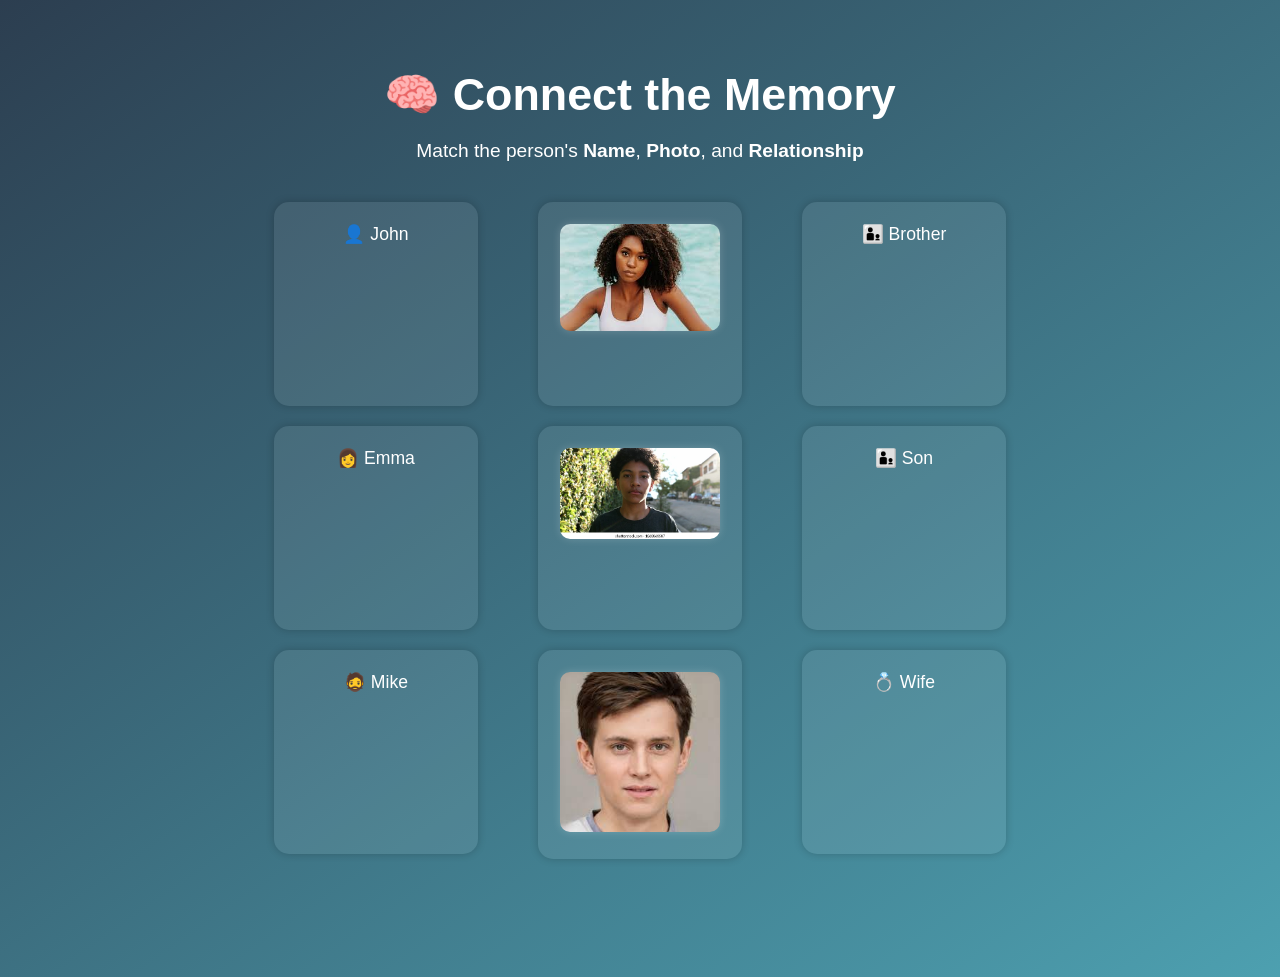
<file: connectdots/index.html>
<!DOCTYPE html>
<html lang="en">
<head>
  <meta charset="UTF-8">
  <title>Connect Memory – ViraHealth</title>
  <link rel="stylesheet" href="style.css">
</head>
<body>
  <h1>🧠 Connect the Memory</h1>
  <p class="subtitle">Match the person's <strong>Name</strong>, <strong>Photo</strong>, and <strong>Relationship</strong></p>

  <div class="game-container">
    <div class="column" id="names">
      <div class="card" data-id="john" data-type="name">👤 John</div>
      <div class="card" data-id="emma" data-type="name">👩 Emma</div>
      <div class="card" data-id="mike" data-type="name">🧔 Mike</div>
    </div>

    <div class="column" id="photos">
      <div class="card" data-id="emma" data-type="photo"><img src="emma.jpg" alt="Emma" /></div>
      <div class="card" data-id="john" data-type="photo"><img src="john.jpg" alt="John" /></div>
      <div class="card" data-id="mike" data-type="photo"><img src="mike.jpg" alt="Mike" /></div>
    </div>

    <div class="column" id="relationships">
      <div class="card" data-id="mike" data-type="relation">👨‍👦 Brother</div>
      <div class="card" data-id="john" data-type="relation">👨‍👦 Son</div>
      <div class="card" data-id="emma" data-type="relation">💍 Wife</div>
    </div>
  </div>

  <div id="result" class="result"></div>

  <script src="script.js"></script>
</body>
</html>
</file>
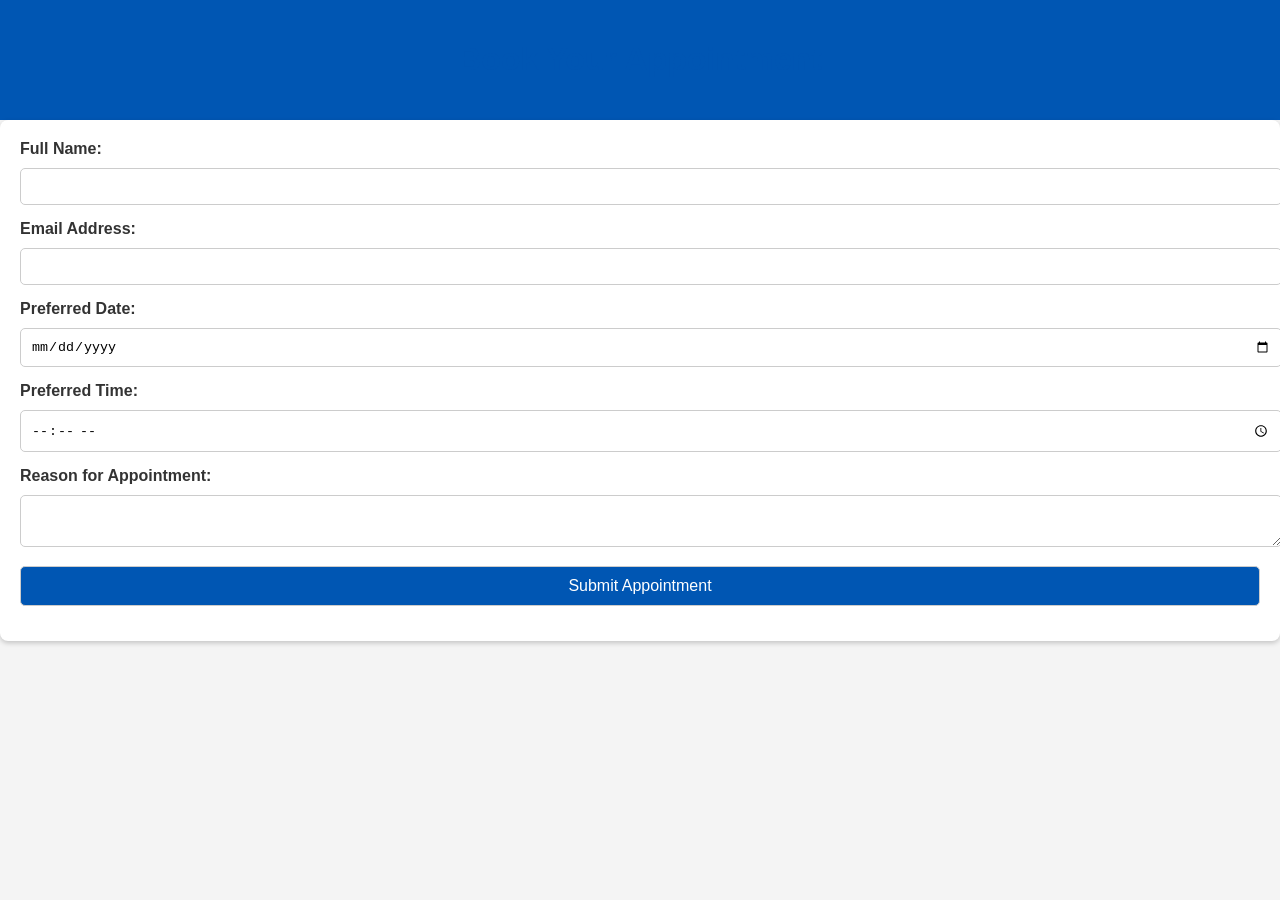
<file: appointment.html>
<!DOCTYPE html>
<html lang="en">
<head>
    <meta charset="UTF-8">
    <meta name="viewport" content="width=device-width, initial-scale=1.0">
    <title>Book Appointment - ViraHealth</title>
    <link rel="stylesheet" href="styles1.css">
</head>
<body>
    <header class="header">
        <h1>Book Your Appointment</h1>
    </header>
    <section class="appointment-form">
        <form action="/submit-appointment" method="POST">
            <label for="name">Full Name:</label>
            <input type="text" id="name" name="name" required>
            
            <label for="email">Email Address:</label>
            <input type="email" id="email" name="email" required>
            
            <label for="date">Preferred Date:</label>
            <input type="date" id="date" name="date" required>
            
            <label for="time">Preferred Time:</label>
            <input type="time" id="time" name="time" required>
            
            <label for="reason">Reason for Appointment:</label>
            <textarea id="reason" name="reason" required></textarea>
            
            <button type="submit" class="btn">Submit Appointment</button>
        </form>
    </section>
</body>
</html>
</file>
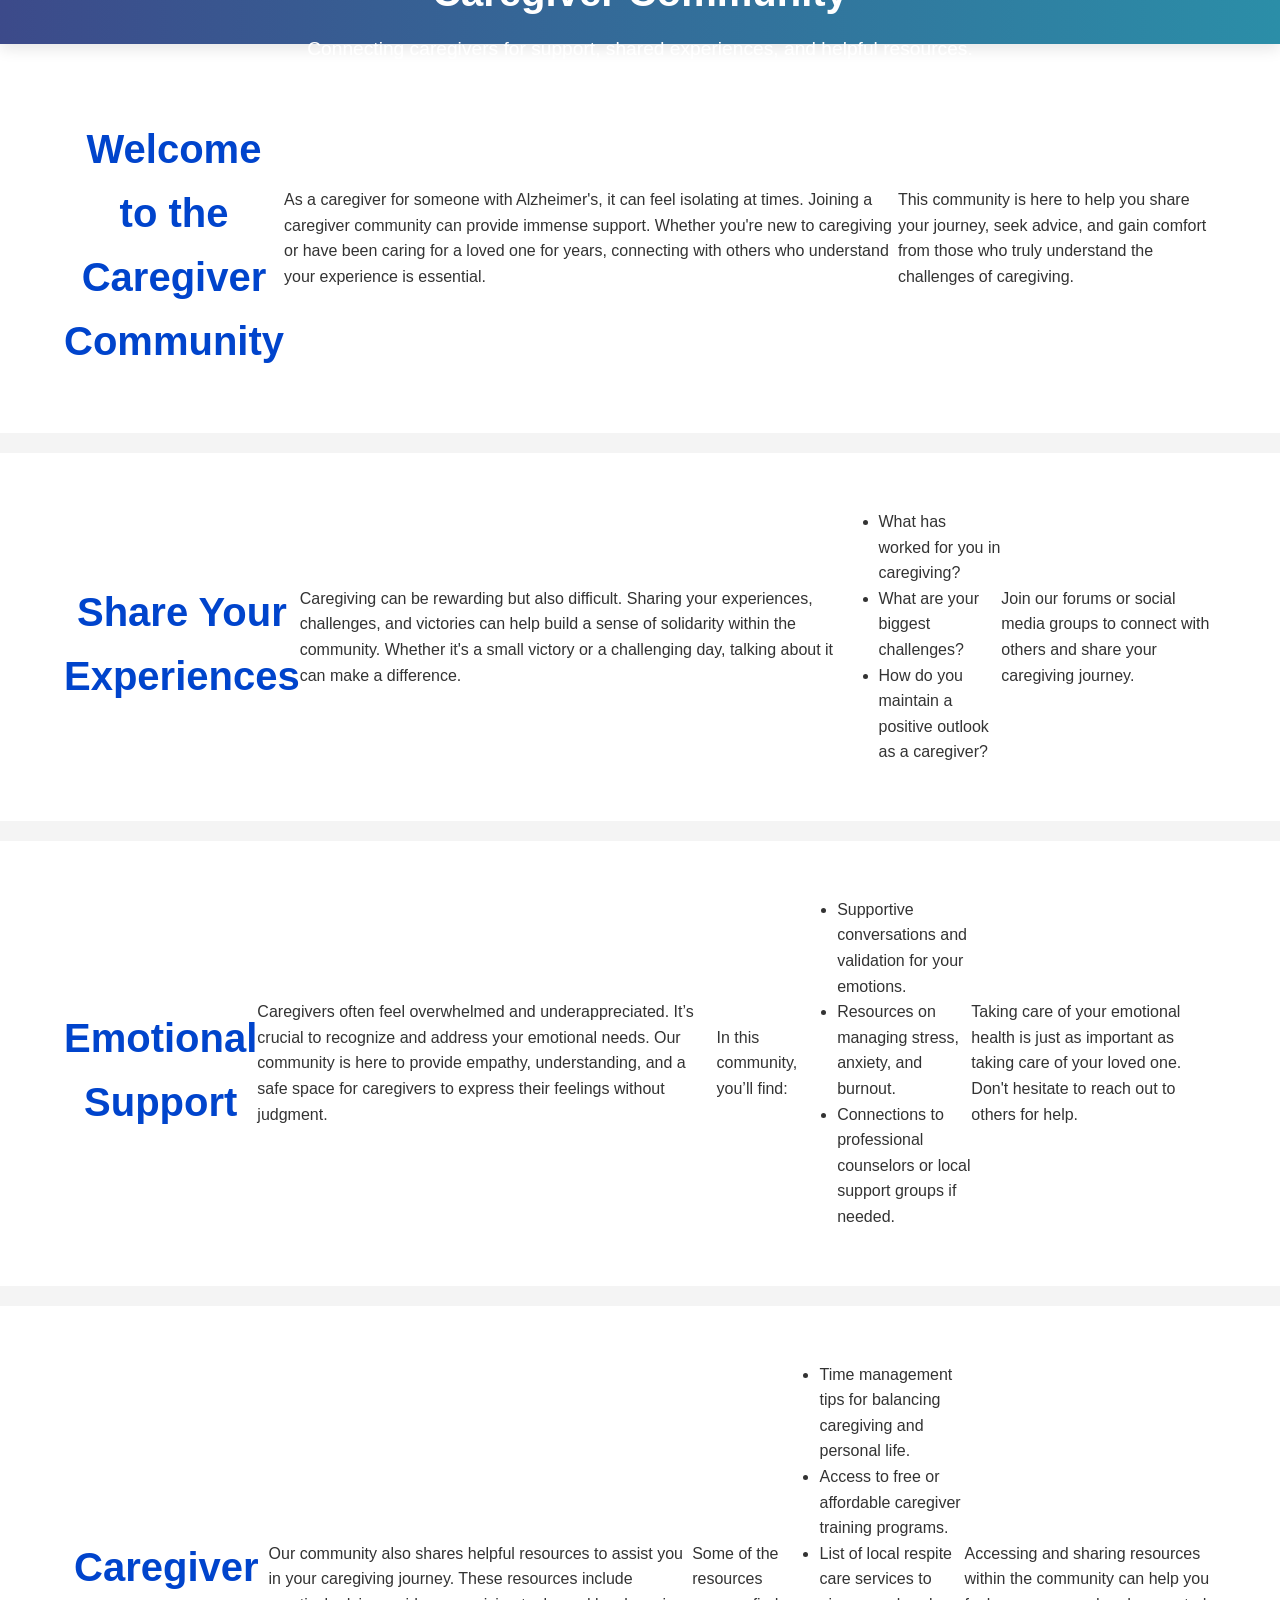
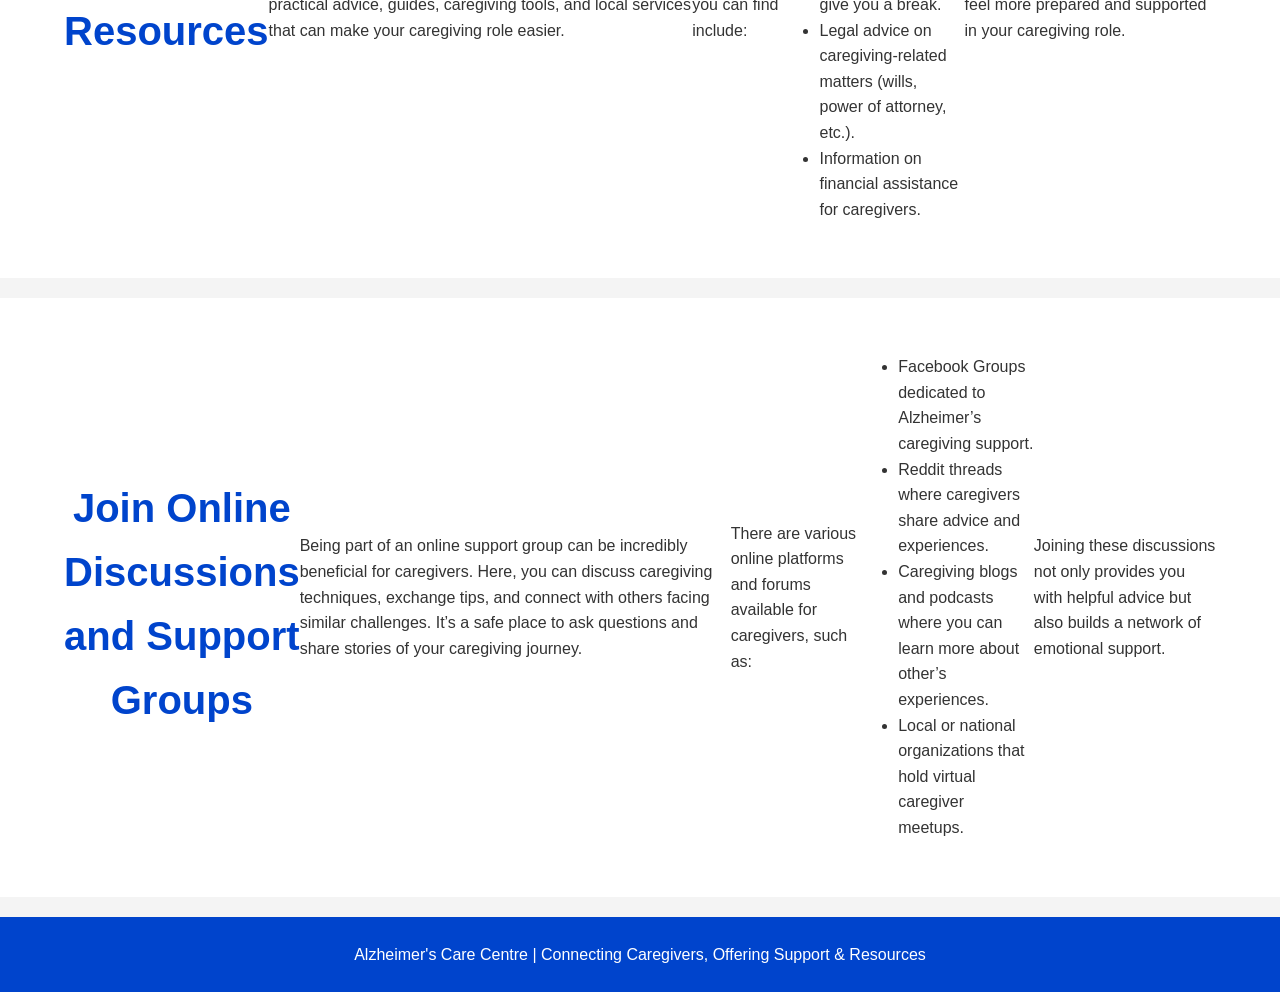
<file: caregiver-community.html>
<!DOCTYPE html>
<html lang="en">
<head>
    <meta charset="UTF-8">
    <meta name="viewport" content="width=device-width, initial-scale=1.0">
    <title>Caregiver Community - Alzheimer's Care Centre</title>
    <link rel="stylesheet" href="styles.css">
    <style>
        body {
            margin: 0;
            font-family: 'Arial', sans-serif;
            line-height: 1.6;
            color: #333;
            background-color: #f4f4f4;
        }

        /* Header */
.header {
    background-color: #0044cc;
    color: white;
    padding: 20px 0;
    text-align: center;
    display: flex;
    flex-direction: column;
    align-items: center; /* Ensures centering in case of additional elements */
    justify-content: center;
}

.header h1 {
    font-size: 2.5rem;
    margin: 0;
}

.header p {
    font-size: 1.2rem;
    margin-top: 10px;
}


        .section {
            padding: 40px 0;
            background-color: #fff;
            margin-bottom: 20px;
        }

        .container {
            width: 90%;
            max-width: 1200px;
            margin: auto;
        }

        h2 {
            font-size: 2.5rem;
            margin-bottom: 20px;
            text-align: center;
            color: #0044cc;
        }

        .content-section {
            display: flex;
            flex-wrap: wrap;
            gap: 30px;
            justify-content: center;
        }

        .content-card {
            background-color: #ffffff;
            box-shadow: 0 4px 8px rgba(0, 0, 0, 0.1);
            border-radius: 10px;
            overflow: hidden;
            width: 45%;
            padding: 20px;
            text-align: center;
            transition: transform 0.3s;
        }

        .content-card:hover {
            transform: translateY(-10px);
        }

        .content-card img {
            width: 100%;
            height: 250px;
            object-fit: cover;
            border-radius: 8px;
        }

        .content-card h3 {
            font-size: 1.8rem;
            margin-top: 15px;
        }

        .content-card p {
            font-size: 1rem;
            margin-bottom: 20px;
        }

        .footer {
            text-align: center;
            padding: 20px;
            background-color: #0044cc;
            color: white;
        }
    </style>
</head>
<body>
    <!-- Header Section -->
    <header class="header">
        <h1>Caregiver Community</h1>
        <p>Connecting caregivers for support, shared experiences, and helpful resources.</p>
    </header>

    <!-- Community Overview Section -->
    <section class="section">
        <div class="container">
            <h2>Welcome to the Caregiver Community</h2>
            <p>As a caregiver for someone with Alzheimer's, it can feel isolating at times. Joining a caregiver community can provide immense support. Whether you're new to caregiving or have been caring for a loved one for years, connecting with others who understand your experience is essential.</p>
            <p>This community is here to help you share your journey, seek advice, and gain comfort from those who truly understand the challenges of caregiving.</p>
        </div>
    </section>

    <!-- Share Experiences Section -->
    <section class="section">
        <div class="container">
            <h2>Share Your Experiences</h2>
            <p>Caregiving can be rewarding but also difficult. Sharing your experiences, challenges, and victories can help build a sense of solidarity within the community. Whether it's a small victory or a challenging day, talking about it can make a difference.</p>
            <ul>
                <li>What has worked for you in caregiving?</li>
                <li>What are your biggest challenges?</li>
                <li>How do you maintain a positive outlook as a caregiver?</li>
            </ul>
            <p>Join our forums or social media groups to connect with others and share your caregiving journey.</p>
        </div>
    </section>

    <!-- Emotional Support Section -->
    <section class="section">
        <div class="container">
            <h2>Emotional Support</h2>
            <p>Caregivers often feel overwhelmed and underappreciated. It’s crucial to recognize and address your emotional needs. Our community is here to provide empathy, understanding, and a safe space for caregivers to express their feelings without judgment.</p>
            <p>In this community, you’ll find:</p>
            <ul>
                <li>Supportive conversations and validation for your emotions.</li>
                <li>Resources on managing stress, anxiety, and burnout.</li>
                <li>Connections to professional counselors or local support groups if needed.</li>
            </ul>
            <p>Taking care of your emotional health is just as important as taking care of your loved one. Don't hesitate to reach out to others for help.</p>
        </div>
    </section>

    <!-- Caregiver Resources Section -->
    <section class="section">
        <div class="container">
            <h2>Caregiver Resources</h2>
            <p>Our community also shares helpful resources to assist you in your caregiving journey. These resources include practical advice, guides, caregiving tools, and local services that can make your caregiving role easier.</p>
            <p>Some of the resources you can find include:</p>
            <ul>
                <li>Time management tips for balancing caregiving and personal life.</li>
                <li>Access to free or affordable caregiver training programs.</li>
                <li>List of local respite care services to give you a break.</li>
                <li>Legal advice on caregiving-related matters (wills, power of attorney, etc.).</li>
                <li>Information on financial assistance for caregivers.</li>
            </ul>
            <p>Accessing and sharing resources within the community can help you feel more prepared and supported in your caregiving role.</p>
        </div>
    </section>

    <!-- Online Discussions and Support Groups Section -->
    <section class="section">
        <div class="container">
            <h2>Join Online Discussions and Support Groups</h2>
            <p>Being part of an online support group can be incredibly beneficial for caregivers. Here, you can discuss caregiving techniques, exchange tips, and connect with others facing similar challenges. It’s a safe place to ask questions and share stories of your caregiving journey.</p>
            <p>There are various online platforms and forums available for caregivers, such as:</p>
            <ul>
                <li>Facebook Groups dedicated to Alzheimer’s caregiving support.</li>
                <li>Reddit threads where caregivers share advice and experiences.</li>
                <li>Caregiving blogs and podcasts where you can learn more about other’s experiences.</li>
                <li>Local or national organizations that hold virtual caregiver meetups.</li>
            </ul>
            <p>Joining these discussions not only provides you with helpful advice but also builds a network of emotional support.</p>
        </div>
    </section>

    <!-- Footer Section -->
    <footer class="footer">
        <p>Alzheimer's Care Centre | Connecting Caregivers, Offering Support & Resources</p>
    </footer>

</body>
</html>
</file>
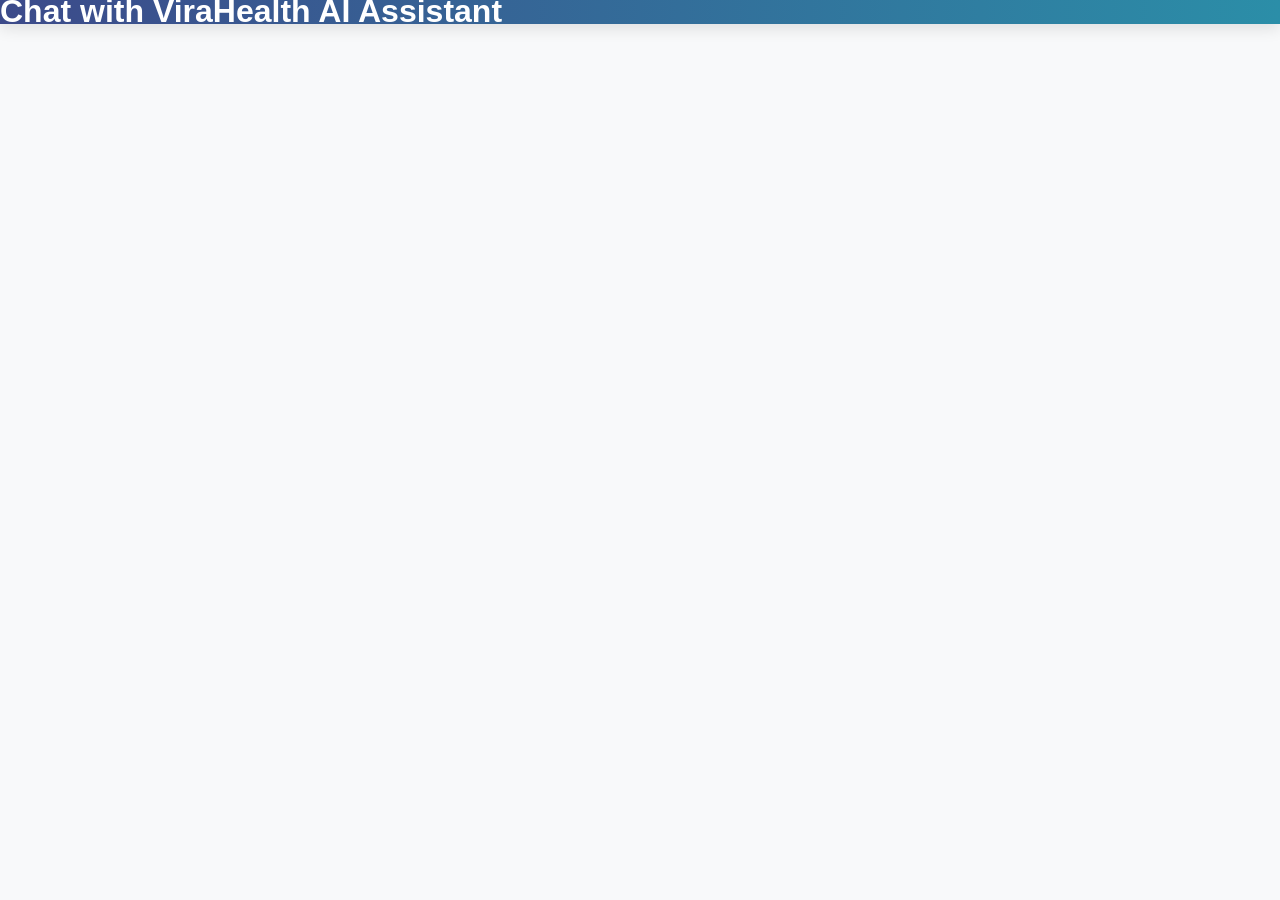
<file: chatbot.html>
<!DOCTYPE html>
<html lang="en">
<head>
    <meta charset="UTF-8">
    <meta name="viewport" content="width=device-width, initial-scale=1.0">
    <title>AI Chatbot - ViraHealth</title>
    <link rel="stylesheet" href="styles.css">
    <style>
        body {
            font-family: Arial, sans-serif;
            margin: 0;
            padding: 0;
            background-color: #f8f9fa;
        }
        .header {
            background-color: #007bff;
            color: white;
            text-align: center;
            padding: 10px 0;
        }
        .chatbot-container {
            display: flex;
            justify-content: center;
            align-items: center;
            height: 80vh;
        }
        iframe {
            border: none;
            height: 430px;
            width: 350px;
        }
    </style>
</head>
<body>
    <header class="header">
        <h1>Chat with ViraHealth AI Assistant</h1>
    </header>
    <section class="chatbot-container">
        <!-- Dialogflow chatbot iframe -->
        <iframe height="430" width="350" src="https://bot.dialogflow.com/f25fe397-b275-4abf-8e89-3305feeae385"></iframe>
</body>
</html>
</file>
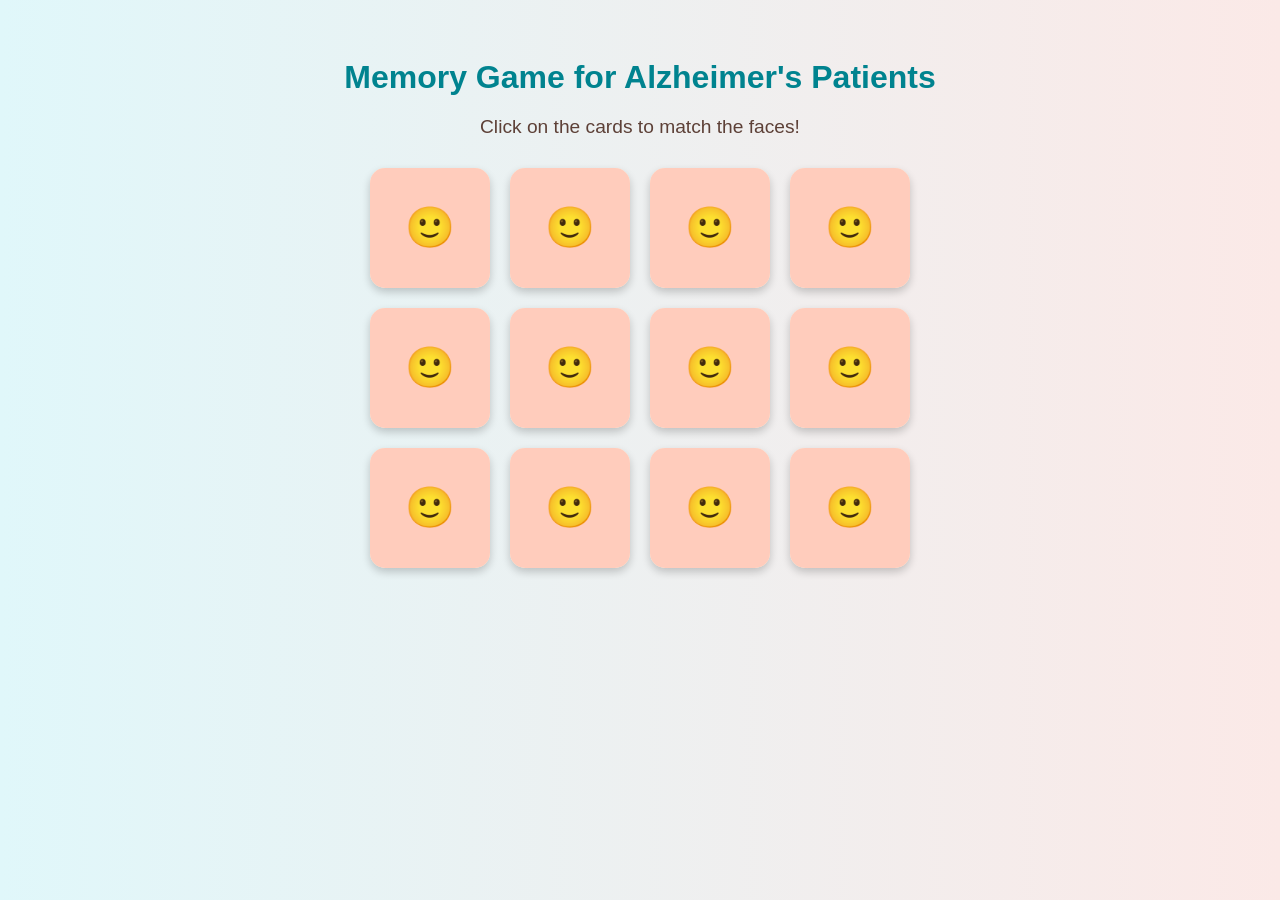
<file: Game1.html>
<!DOCTYPE html>
<html lang="en">
<head>
  <meta charset="UTF-8" />
  <meta name="viewport" content="width=device-width, initial-scale=1.0"/>
  <title>Face Memory Game</title>
  <link rel="stylesheet" href="Game1_style.css" />
</head>
<body>
  <h1>Memory Game for Alzheimer's Patients</h1>
  <p class="instructions">Click on the cards to match the faces!</p>
  <div class="game-board" id="game-board"></div>
  <script src="Game1_script.js"></script>
  <div id="congrats-message" style="display: none; font-size: 2rem; color: green; margin-top: 20px;">
    🎉 Yayy! Congratulations, you matched all the cards! 🎉
    <br><br>
    <button onclick="setupGame(); document.getElementById('congrats-message').style.display = 'none';">
      🔁 Play Again
    </button>
  </div>
  
</body>
</html>
</file>
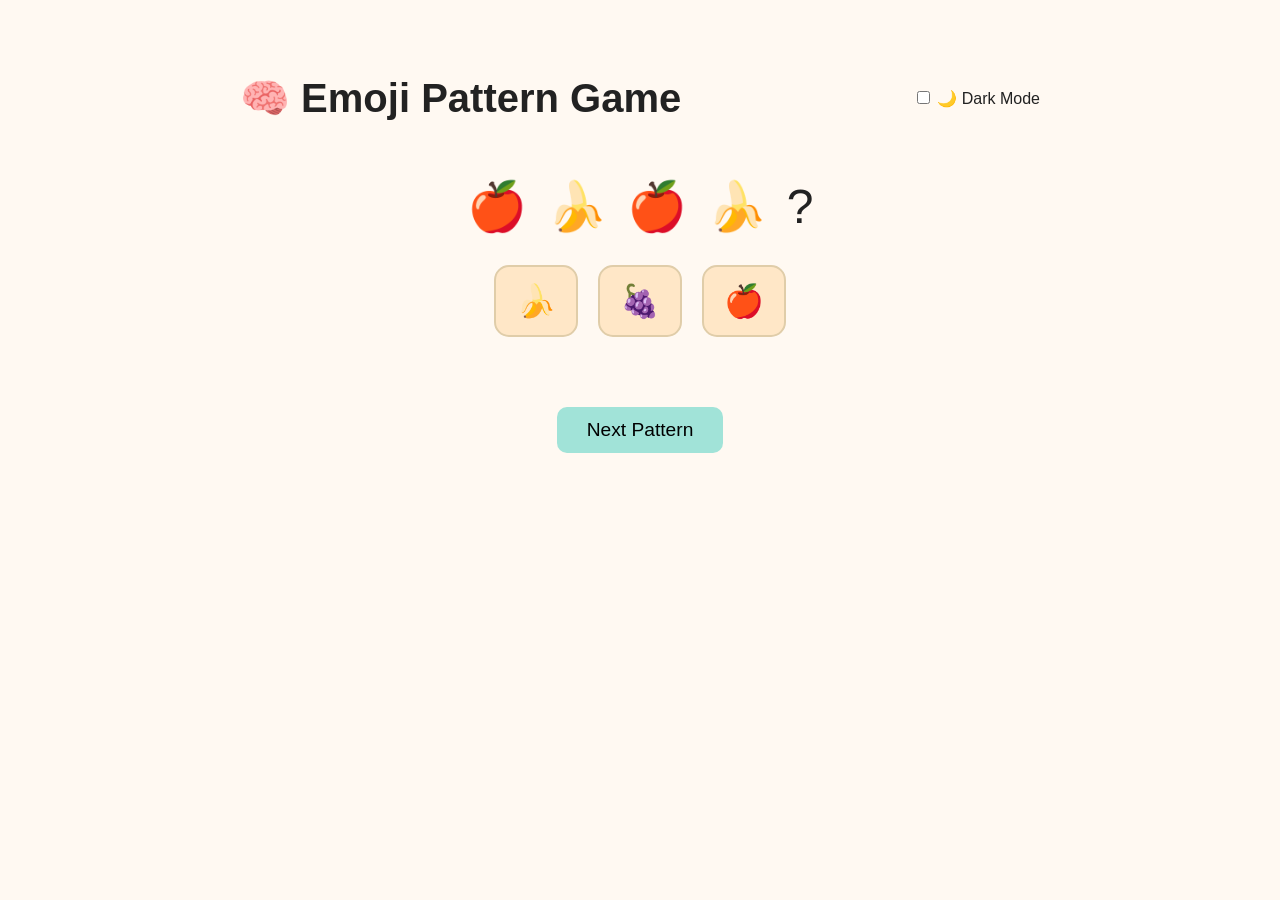
<file: Game2.html>
<!DOCTYPE html>
<html lang="en">
<head>
  <meta charset="UTF-8">
  <title>Emoji Pattern Game</title>
  <link rel="stylesheet" href="Game2_style.css">
</head>
<body>
  <div class="top-bar">
    <h1>🧠 Emoji Pattern Game</h1>
    <label class="toggle">
      <input type="checkbox" id="darkModeToggle">
      🌙 Dark Mode
    </label>
  </div>

  <div class="pattern-box" id="pattern"></div>

  <div class="options" id="options"></div>

  <div id="result"></div>

  <button onclick="nextPattern()">Next Pattern</button>

  <script src="Game2_script.js"></script>
</body>
</html>
</file>
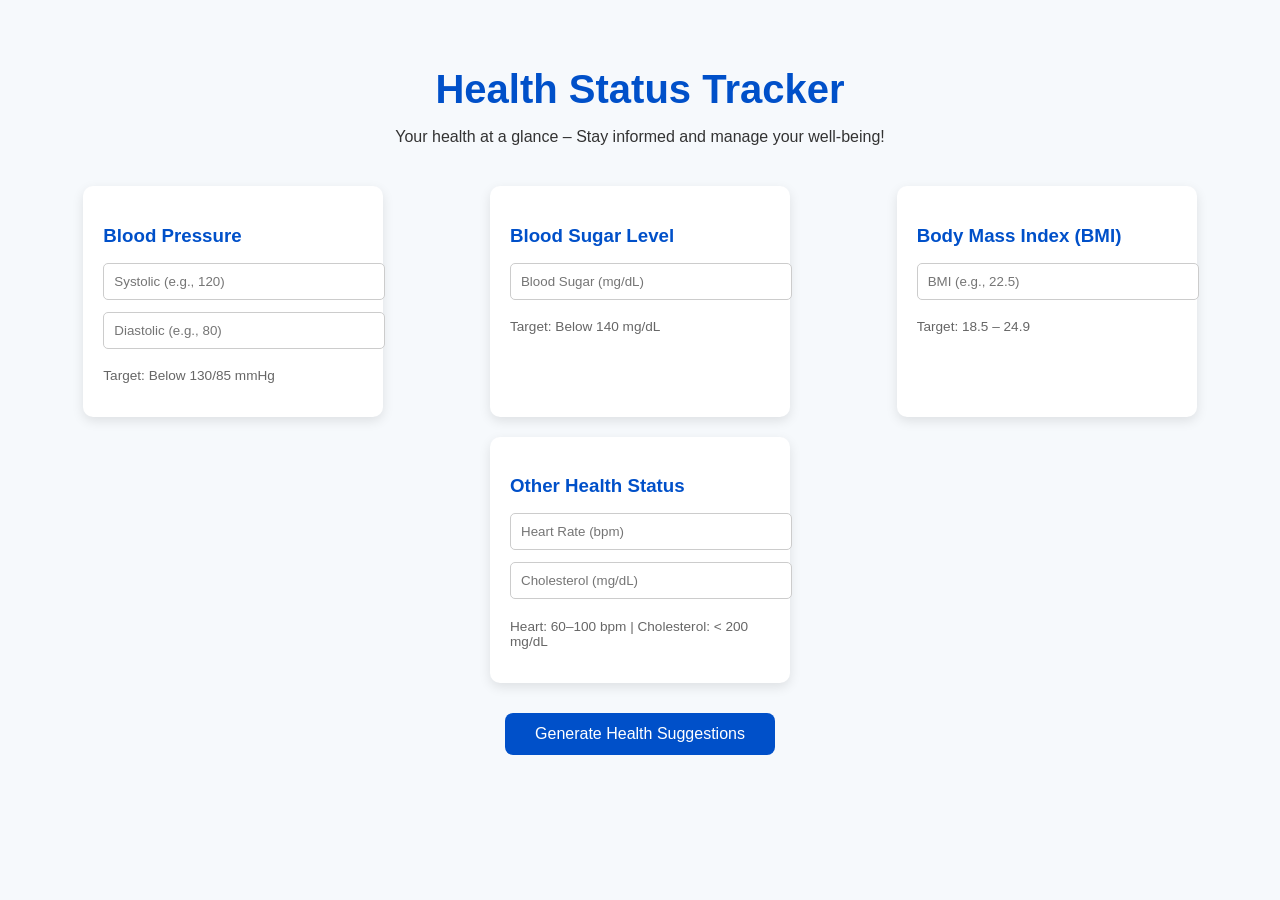
<file: healthstatus.html>
<!DOCTYPE html>
<html lang="en">
<head>
  <meta charset="UTF-8" />
  <meta name="viewport" content="width=device-width, initial-scale=1.0"/>
  <title>Health Status Tracker</title>
  <style>
    body {
      margin: 0;
      font-family: 'Segoe UI', sans-serif;
      background: #f6f9fc;
      color: #003366;
    }

    .container {
      max-width: 1200px;
      margin: 0 auto;
      padding: 40px 20px;
      text-align: center;
    }

    h1 {
      color: #0050c9;
      font-size: 2.5em;
      margin-bottom: 5px;
    }

    .subheading {
      font-size: 1em;
      margin-bottom: 40px;
      color: #333;
    }

    .form-grid {
      display: flex;
      flex-wrap: wrap;
      justify-content: space-around;
      gap: 20px;
    }

    .card {
      background: white;
      border-radius: 10px;
      padding: 20px;
      width: 260px;
      box-shadow: 0 4px 12px rgba(0,0,0,0.1);
      text-align: left;
    }

    .card h3 {
      margin-bottom: 10px;
      color: #0050c9;
    }

    .card input {
      width: 100%;
      padding: 10px;
      margin: 6px 0;
      border: 1px solid #ccc;
      border-radius: 5px;
    }

    .target {
      font-size: 0.85em;
      color: #666;
    }

    button {
      margin-top: 30px;
      padding: 12px 30px;
      font-size: 1em;
      background-color: #0050c9;
      color: white;
      border: none;
      border-radius: 8px;
      cursor: pointer;
      transition: background 0.3s;
    }

    button:hover {
      background-color: #003b9b;
    }

    .suggestion-box {
      margin-top: 30px;
      padding: 20px;
      background: #e3f2fd;
      border-left: 6px solid #0050c9;
      border-radius: 6px;
      text-align: left;
      display: none;
    }

    ul {
      padding-left: 20px;
      text-align: left;
    }

    li {
      margin-bottom: 10px;
    }
  </style>
</head>
<body>
  <div class="container">
    <h1>Health Status Tracker</h1>
    <p class="subheading">Your health at a glance – Stay informed and manage your well-being!</p>

    <div class="form-grid">
      <div class="card">
        <h3>Blood Pressure</h3>
        <input type="text" id="systolic" placeholder="Systolic (e.g., 120)">
        <input type="text" id="diastolic" placeholder="Diastolic (e.g., 80)">
        <p class="target">Target: Below 130/85 mmHg</p>
      </div>

      <div class="card">
        <h3>Blood Sugar Level</h3>
        <input type="text" id="sugar" placeholder="Blood Sugar (mg/dL)">
        <p class="target">Target: Below 140 mg/dL</p>
      </div>

      <div class="card">
        <h3>Body Mass Index (BMI)</h3>
        <input type="text" id="bmi" placeholder="BMI (e.g., 22.5)">
        <p class="target">Target: 18.5 – 24.9</p>
      </div>

      <div class="card">
        <h3>Other Health Status</h3>
        <input type="text" id="heartRate" placeholder="Heart Rate (bpm)">
        <input type="text" id="cholesterol" placeholder="Cholesterol (mg/dL)">
        <p class="target">Heart: 60–100 bpm | Cholesterol: < 200 mg/dL</p>
      </div>
    </div>

    <button onclick="generateSuggestions()">Generate Health Suggestions</button>

    <div id="suggestions" class="suggestion-box"></div>
  </div>

  <script>
    function generateSuggestions() {
      const systolic = parseInt(document.getElementById('systolic').value);
      const diastolic = parseInt(document.getElementById('diastolic').value);
      const sugar = parseInt(document.getElementById('sugar').value);
      const bmi = parseFloat(document.getElementById('bmi').value);
      const heartRate = parseInt(document.getElementById('heartRate').value);
      const cholesterol = parseInt(document.getElementById('cholesterol').value);

      let output = "<h3>Your Health Suggestions</h3><ul>";

      if (!isNaN(systolic) && !isNaN(diastolic)) {
        if (systolic > 130 || diastolic > 85) {
          output += "<li>🩺 Blood Pressure is high. Try reducing sodium and manage stress.</li>";
        } else {
          output += "<li>✅ Blood Pressure is within a healthy range.</li>";
        }
      }

      if (!isNaN(sugar)) {
        if (sugar > 140) {
          output += "<li>🍭 Blood Sugar is high. Consider limiting refined sugars.</li>";
        } else {
          output += "<li>✅ Blood Sugar is healthy.</li>";
        }
      }

      if (!isNaN(bmi)) {
        if (bmi < 18.5) {
          output += "<li>📉 BMI indicates underweight. Consider a nutrition-rich diet.</li>";
        } else if (bmi > 24.9) {
          output += "<li>⚖️ BMI indicates overweight. Regular exercise and portion control may help.</li>";
        } else {
          output += "<li>✅ BMI is in the ideal range.</li>";
        }
      }

      if (!isNaN(heartRate)) {
        if (heartRate < 60 || heartRate > 100) {
          output += "<li>❤️ Heart rate is outside the normal range. Consult a cardiologist if needed.</li>";
        } else {
          output += "<li>✅ Heart rate is normal.</li>";
        }
      }

      if (!isNaN(cholesterol)) {
        if (cholesterol > 200) {
          output += "<li>🧈 Cholesterol is high. Reduce fatty and fried food intake.</li>";
        } else {
          output += "<li>✅ Cholesterol level is healthy.</li>";
        }
      }

      output += "</ul>";
      const suggestionsDiv = document.getElementById("suggestions");
      suggestionsDiv.innerHTML = output;
      suggestionsDiv.style.display = "block";
    }
  </script>
</body>
</html>
</file>
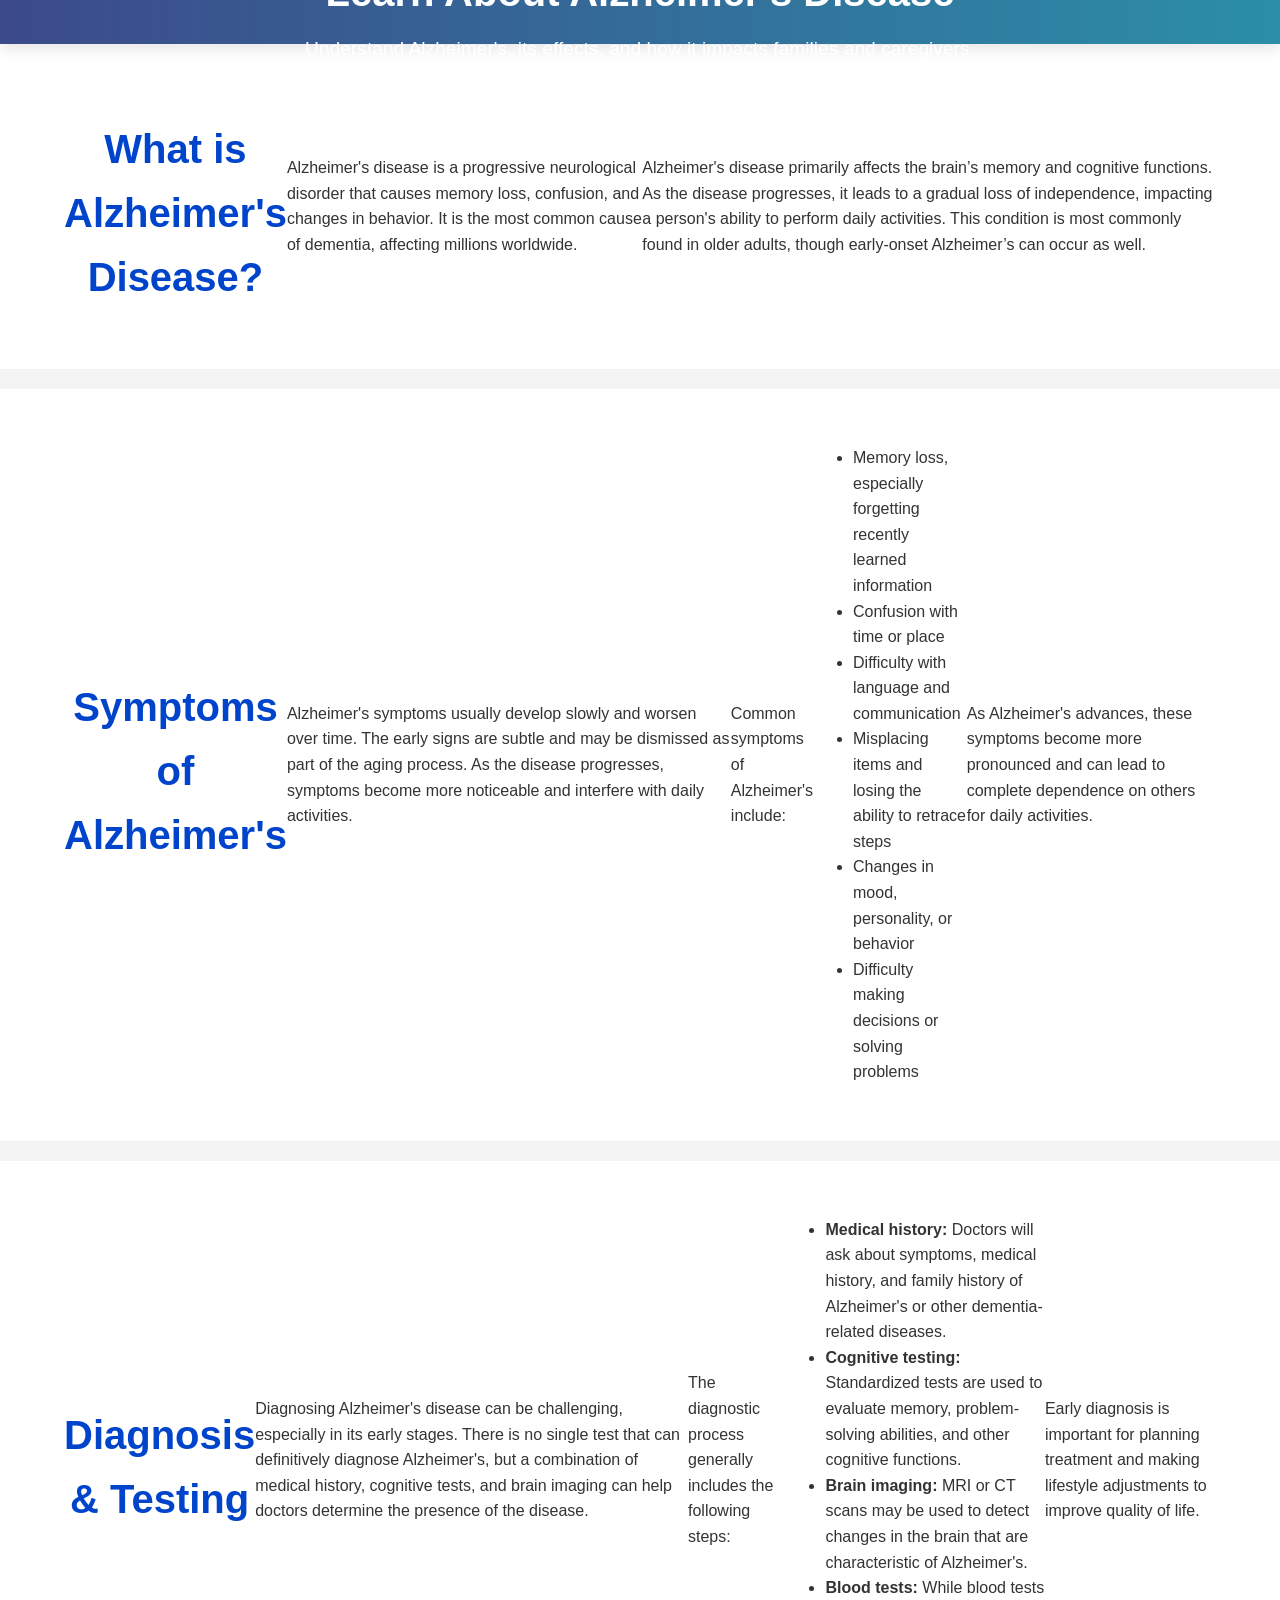
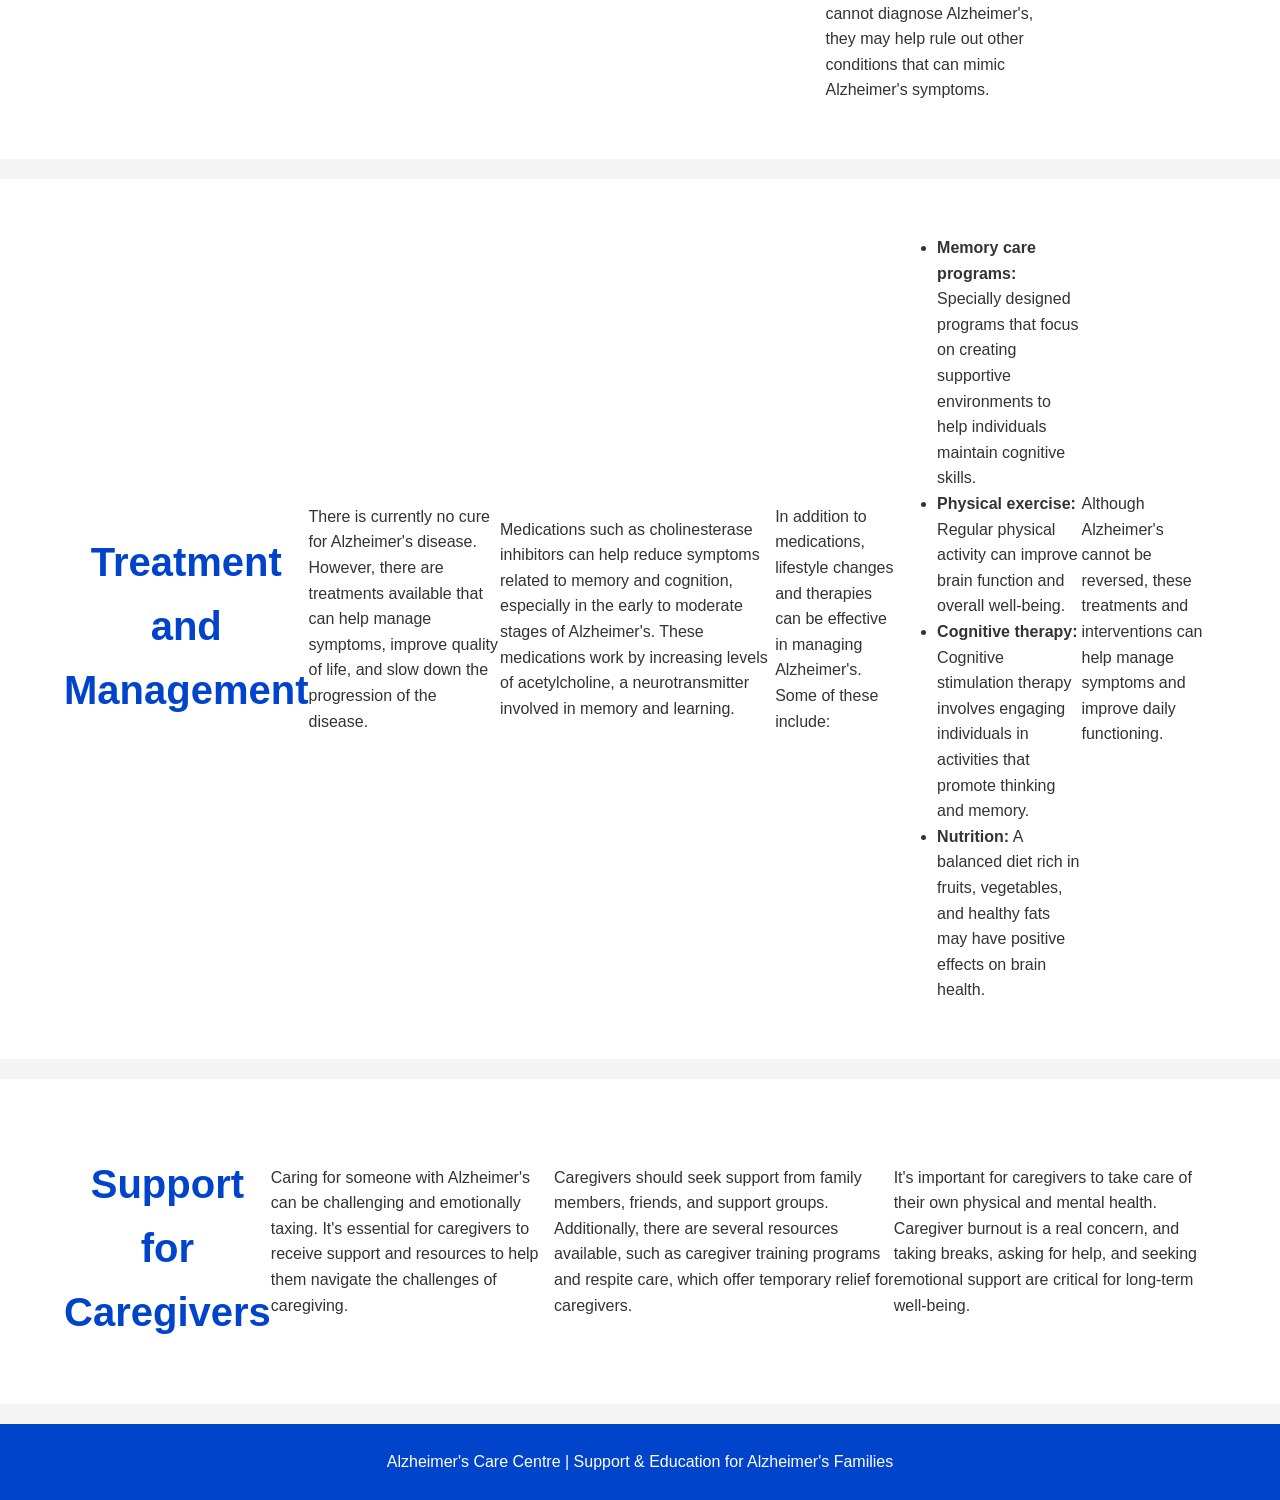
<file: learn-about-alzheimers.html>
<!DOCTYPE html>
<html lang="en">
<head>
    <meta charset="UTF-8">
    <meta name="viewport" content="width=device-width, initial-scale=1.0">
    <title>Learn About Alzheimer's - Alzheimer's Care Centre</title>
    <link rel="stylesheet" href="styles.css">
    <style>
        body {
            margin: 0;
            font-family: 'Arial', sans-serif;
            line-height: 1.6;
            color: #333;
            background-color: #f4f4f4;
        }

        /* Header */
.header {
    background-color: #0044cc;
    color: white;
    padding: 20px 0;
    text-align: center;
    display: flex;
    flex-direction: column;
    align-items: center; 
    justify-content: center;
}

.header h1 {
    font-size: 2.5rem;
    margin: 0;
}

.header p {
    font-size: 1.2rem;
    margin-top: 10px;
}


        .section {
            padding: 40px 0;
            background-color: #fff;
            margin-bottom: 20px;
        }

        .container {
            width: 90%;
            max-width: 1200px;
            margin: auto;
        }

        h2 {
            font-size: 2.5rem;
            margin-bottom: 20px;
            text-align: center;
            color: #0044cc;
        }

        .content-section {
            
            flex-wrap: wrap;
            gap: 30px;
            justify-content: center;
        }

        .content-card {
            background-color: #ffffff;
            box-shadow: 0 4px 8px rgba(0, 0, 0, 0.1);
            border-radius: 10px;
            overflow: hidden;
            width: 45%;
            padding: 20px;
            text-align: center;
            transition: transform 0.3s;
        }

        .content-card:hover {
            transform: translateY(-10px);
        }

        .content-card img {
            width: 100%;
            height: 250px;
            object-fit: cover;
            border-radius: 8px;
        }

        .content-card h3 {
            font-size: 1.8rem;
            margin-top: 15px;
        }

        .content-card p {
            font-size: 1rem;
            margin-bottom: 20px;
        }

        .footer {
            text-align: center;
            padding: 20px;
            background-color: #0044cc;
            color: white;
        }
    </style>
</head>
<body>
    <!-- Header Section -->
    <header class="header">
        <h1>Learn About Alzheimer's Disease</h1>
        <p>Understand Alzheimer's, its effects, and how it impacts families and caregivers.</p>
    </header>

    <!-- Alzheimer's Overview Section -->
    <section class="section">
        <div class="container">
            <h2>What is Alzheimer's Disease?</h2>
            <p>Alzheimer's disease is a progressive neurological disorder that causes memory loss, confusion, and changes in behavior. It is the most common cause of dementia, affecting millions worldwide.</p>
            <p>Alzheimer's disease primarily affects the brain’s memory and cognitive functions. As the disease progresses, it leads to a gradual loss of independence, impacting a person's ability to perform daily activities. This condition is most commonly found in older adults, though early-onset Alzheimer’s can occur as well.</p>
        </div>
    </section>

    <!-- Symptoms Section -->
    <section class="section">
        <div class="container">
            <h2>Symptoms of Alzheimer's</h2>
            <p>Alzheimer's symptoms usually develop slowly and worsen over time. The early signs are subtle and may be dismissed as part of the aging process. As the disease progresses, symptoms become more noticeable and interfere with daily activities.</p>
            <p>Common symptoms of Alzheimer's include:</p>
            <ul>
                <li>Memory loss, especially forgetting recently learned information</li>
                <li>Confusion with time or place</li>
                <li>Difficulty with language and communication</li>
                <li>Misplacing items and losing the ability to retrace steps</li>
                <li>Changes in mood, personality, or behavior</li>
                <li>Difficulty making decisions or solving problems</li>
            </ul>
            <p>As Alzheimer's advances, these symptoms become more pronounced and can lead to complete dependence on others for daily activities.</p>
        </div>
    </section>

    <!-- Diagnosis and Testing Section -->
    <section class="section">
        <div class="container">
            <h2>Diagnosis & Testing</h2>
            <p>Diagnosing Alzheimer's disease can be challenging, especially in its early stages. There is no single test that can definitively diagnose Alzheimer's, but a combination of medical history, cognitive tests, and brain imaging can help doctors determine the presence of the disease.</p>
            <p>The diagnostic process generally includes the following steps:</p>
            <ul>
                <li><strong>Medical history:</strong> Doctors will ask about symptoms, medical history, and family history of Alzheimer's or other dementia-related diseases.</li>
                <li><strong>Cognitive testing:</strong> Standardized tests are used to evaluate memory, problem-solving abilities, and other cognitive functions.</li>
                <li><strong>Brain imaging:</strong> MRI or CT scans may be used to detect changes in the brain that are characteristic of Alzheimer's.</li>
                <li><strong>Blood tests:</strong> While blood tests cannot diagnose Alzheimer's, they may help rule out other conditions that can mimic Alzheimer's symptoms.</li>
            </ul>
            <p>Early diagnosis is important for planning treatment and making lifestyle adjustments to improve quality of life.</p>
        </div>
    </section>

    <!-- Treatment and Management Section -->
    <section class="section">
        <div class="container">
            <h2>Treatment and Management</h2>
            <p>There is currently no cure for Alzheimer's disease. However, there are treatments available that can help manage symptoms, improve quality of life, and slow down the progression of the disease.</p>
            <p>Medications such as cholinesterase inhibitors can help reduce symptoms related to memory and cognition, especially in the early to moderate stages of Alzheimer's. These medications work by increasing levels of acetylcholine, a neurotransmitter involved in memory and learning.</p>
            <p>In addition to medications, lifestyle changes and therapies can be effective in managing Alzheimer's. Some of these include:</p>
            <ul>
                <li><strong>Memory care programs:</strong> Specially designed programs that focus on creating supportive environments to help individuals maintain cognitive skills.</li>
                <li><strong>Physical exercise:</strong> Regular physical activity can improve brain function and overall well-being.</li>
                <li><strong>Cognitive therapy:</strong> Cognitive stimulation therapy involves engaging individuals in activities that promote thinking and memory.</li>
                <li><strong>Nutrition:</strong> A balanced diet rich in fruits, vegetables, and healthy fats may have positive effects on brain health.</li>
            </ul>
            <p>Although Alzheimer's cannot be reversed, these treatments and interventions can help manage symptoms and improve daily functioning.</p>
        </div>
    </section>

    <!-- Caregiver Support Section -->
    <section class="section">
        <div class="container">
            <h2>Support for Caregivers</h2>
            <p>Caring for someone with Alzheimer's can be challenging and emotionally taxing. It's essential for caregivers to receive support and resources to help them navigate the challenges of caregiving.</p>
            <p>Caregivers should seek support from family members, friends, and support groups. Additionally, there are several resources available, such as caregiver training programs and respite care, which offer temporary relief for caregivers.</p>
            <p>It's important for caregivers to take care of their own physical and mental health. Caregiver burnout is a real concern, and taking breaks, asking for help, and seeking emotional support are critical for long-term well-being.</p>
        </div>
    </section>

    <!-- Footer Section -->
    <footer class="footer">
        <p>Alzheimer's Care Centre | Support & Education for Alzheimer's Families</p>
    </footer>

</body>
</html>
</file>
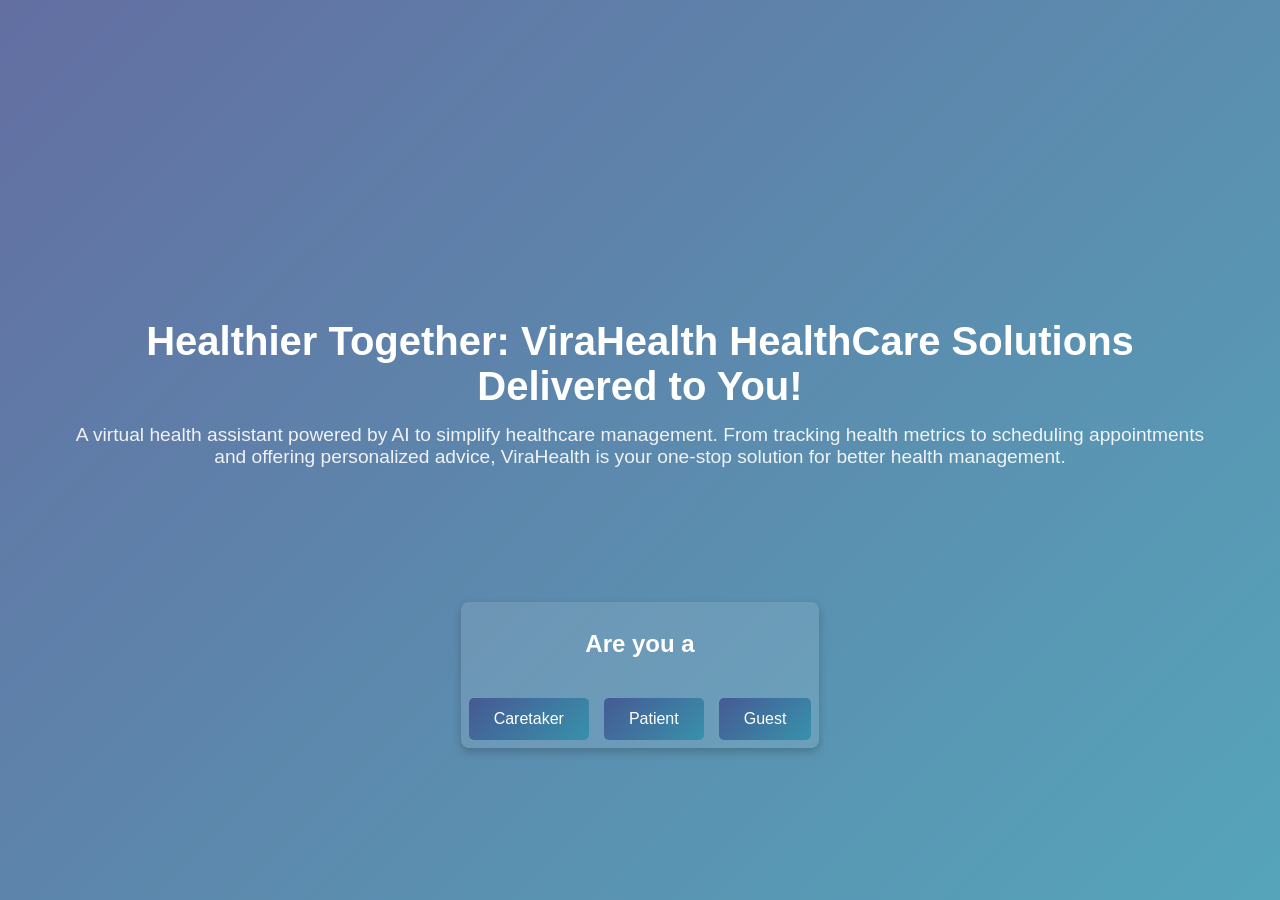
<file: login.html>
<!DOCTYPE html>
<html lang="en">
<head>
    <meta charset="UTF-8">
    <meta name="viewport" content="width=device-width, initial-scale=1.0">
    <title>Healthier Together | ViraHealth</title>
    <link rel="stylesheet" href="Login_styles.css">
</head>
<body>

    <section class="hero">
        <div class="container">
            <h1>Healthier Together: ViraHealth HealthCare Solutions Delivered to You!</h1>
            <p>A virtual health assistant powered by AI to simplify healthcare management. From tracking health metrics to scheduling appointments and offering personalized advice, ViraHealth is your one-stop solution for better health management.</p>
        </div>
    </section>
<section class="select">
    <div class="container">
        <h1>Are you a</h1>
        <div class="button-group">
            <a href="index.html"><button>Caretaker</button></a>
            <a href="index2.html"><button>Patient</button></a>
            <a href="guest.html"><button>Guest</button></a>
        </div>
    </div>
</section>

</body>
</html>
</file>
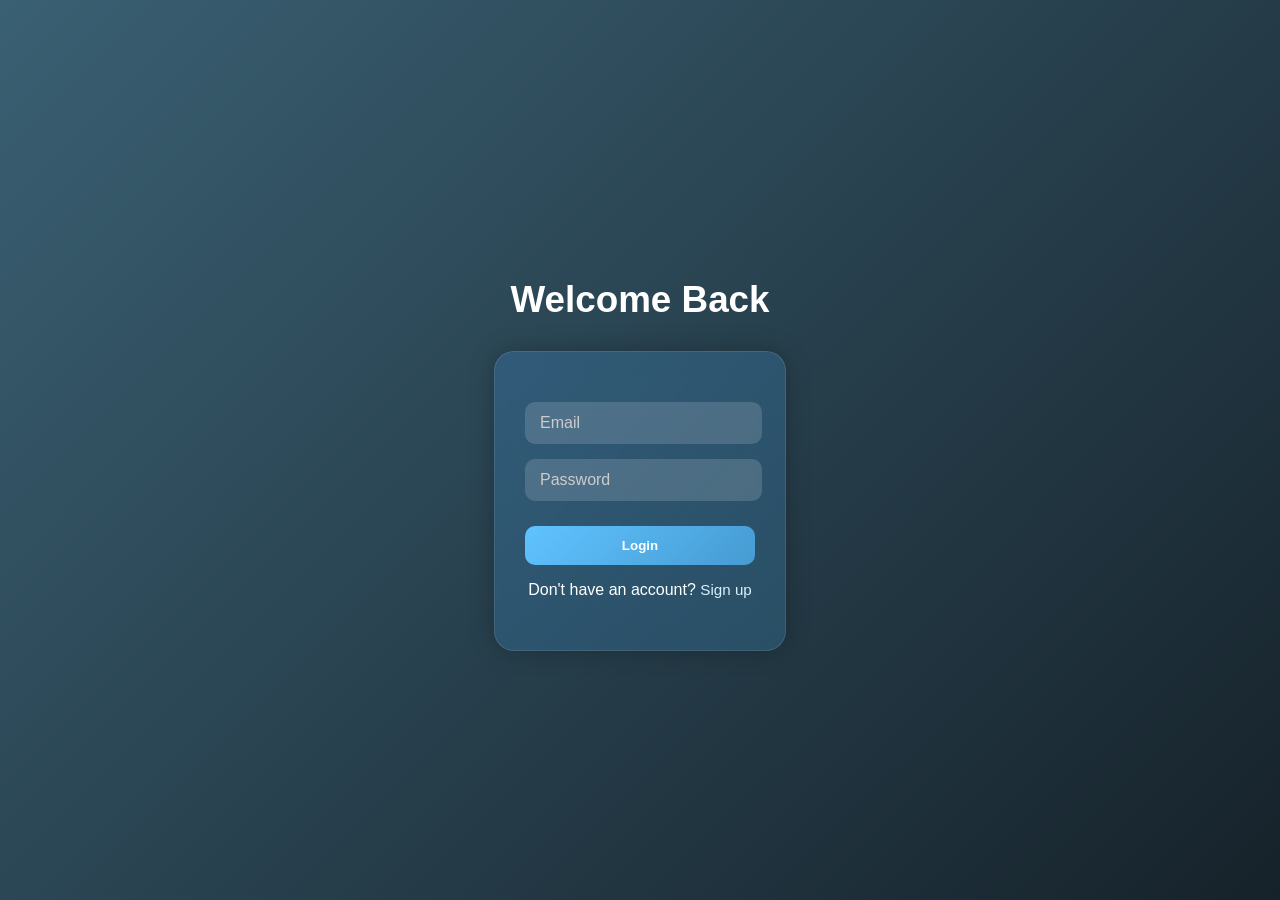
<file: login1.html>
<!DOCTYPE html>
<html lang="en">
<head>
  <meta charset="UTF-8">
  <title>Login | ViraHealth</title>
  <link rel="stylesheet" href="login.css">
</head>
<body>
  <div class="container">
    <h2>Welcome Back</h2>
    <div class="form-box">
      <form action="login.php" method="POST">
        <input type="email" name="email" placeholder="Email" required>
        <input type="password" name="password" placeholder="Password" required>
        <button type="submit" name="login">Login</button>
        <p>Don't have an account? <a href="index.html">Sign up</a></p>
      </form>
    </div>
  </div>
</body>
</html>
</file>
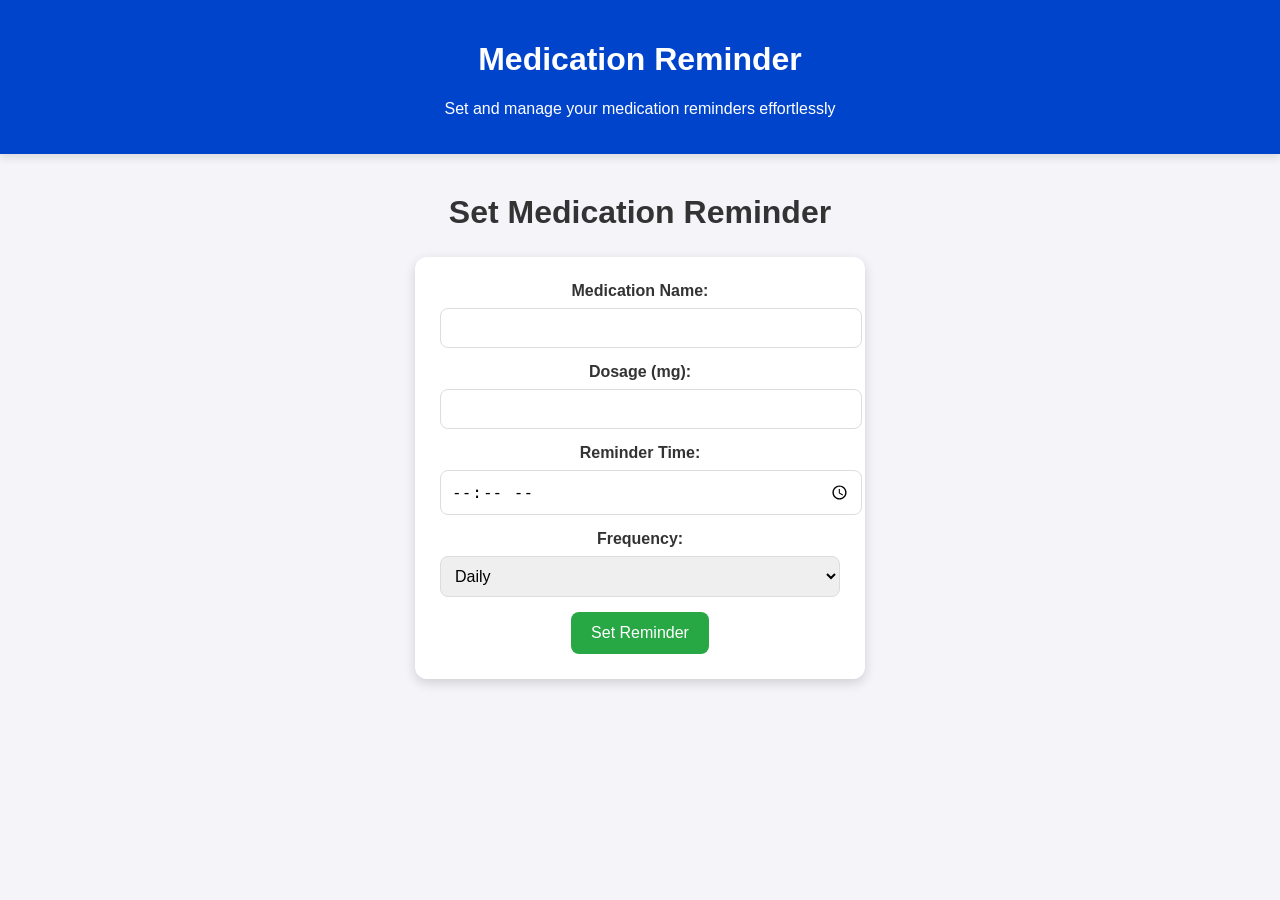
<file: medication.html>
<!DOCTYPE html>
<html lang="en">
<head>
    <meta charset="UTF-8">
    <meta name="viewport" content="width=device-width, initial-scale=1.0">
    <title>Set Medication Reminder - Virtual Health Assistant</title>
    <style>
        /* Basic CSS for the page layout */
        body {
            font-family: Arial, sans-serif;
            background-color: #f4f4f9;
            color: #333;
            margin: 0;
            padding: 0;
            overflow-x: hidden;
        }

        header {
            background-color: #0044cc;
            color: white;
            padding: 20px 0;
            text-align: center;
            box-shadow: 0 4px 8px rgba(0, 0, 0, 0.1);
        }

        .container {
            width: 90%;
            max-width: 1200px;
            margin: auto;
            padding: 20px;
        }

        h2 {
            text-align: center;
            font-size: 2rem;
            color: #333;
            margin-top: 20px;
        }

        /* Medication reminder form styled to match the health status card size */
        .form-container {
            background: #ffffff;
            box-shadow: 0 4px 12px rgba(0, 0, 0, 0.15);
            padding: 25px;
            width: 400px; /* Adjusted width to match health status card */
            border-radius: 12px;
            text-align: center;
            margin: 0 auto;
        }

        .form-container:hover {
            transform: scale(1.05);
            box-shadow: 0 6px 18px rgba(0, 0, 0, 0.2);
        }

        label {
            display: block;
            margin-bottom: 8px;
            font-weight: bold;
        }

        input, select {
            width: 100%;
            padding: 10px;
            margin-bottom: 15px;
            border-radius: 8px;
            border: 1px solid #ddd;
            font-size: 1rem;
        }

        button {
            padding: 12px 20px;
            background-color: #28a745;
            color: white;
            border: none;
            cursor: pointer;
            font-size: 1rem;
            border-radius: 8px;
            transition: background-color 0.3s ease;
        }

        button:hover {
            background-color: #218838;
        }

        #confirmationMessage {
            margin-top: 20px;
            font-size: 1.2rem;
            color: #28a745;
            font-weight: bold;
        }

        /* Media Query for small screens */
        @media (max-width: 768px) {
            .form-container {
                width: 90%;
            }
        }
    </style>
</head>
<body>
    <!-- Header -->
    <header>
        <h1>Medication Reminder</h1>
        <p>Set and manage your medication reminders effortlessly</p>
    </header>

    <!-- Main Container -->
    <div class="container">
        <h2>Set Medication Reminder</h2>

        <!-- Medication Reminder Form -->
        <div class="form-container">
            <form id="reminderForm">
                <label for="medication">Medication Name:</label>
                <input type="text" id="medication" required>

                <label for="dosage">Dosage (mg):</label>
                <input type="number" id="dosage" required>

                <label for="time">Reminder Time:</label>
                <input type="time" id="time" required>

                <label for="frequency">Frequency:</label>
                <select id="frequency" required>
                    <option value="daily">Daily</option>
                    <option value="weekly">Weekly</option>
                </select>

                <button type="submit">Set Reminder</button>
            </form>
            <div id="confirmationMessage" style="display: none;"></div>
        </div>
    </div>

    <!-- JavaScript for Medication Reminder -->
    <script>
        document.getElementById('reminderForm').addEventListener('submit', function(event) {
            event.preventDefault();

            const medication = document.getElementById('medication').value;
            const dosage = document.getElementById('dosage').value;
            const time = document.getElementById('time').value;
            const frequency = document.getElementById('frequency').value;

            const reminderData = { medication, dosage, time, frequency };
            localStorage.setItem('reminder', JSON.stringify(reminderData));

            // Display confirmation message
            document.getElementById('confirmationMessage').style.display = 'block';
            document.getElementById('confirmationMessage').innerText = 
                `Reminder set for ${medication} (${dosage}mg) at ${time} every ${frequency}.`;

            // Optionally, call backend to store data (not shown here)
            console.log('Reminder data:', reminderData);

            // Set the reminder in the backend (simulated)
            setReminder(reminderData);
        });

        function setReminder(reminderData) {
            const { medication, dosage, time, frequency } = reminderData;

            // Convert time to 24-hour format and calculate time until reminder
            const [hours, minutes] = time.split(":").map(Number);
            const reminderTime = new Date();
            reminderTime.setHours(hours, minutes, 0);

            const now = new Date();
            let delay = reminderTime - now;

            if (delay < 0) {
                // If the time has already passed for today, set it for the next day
                delay += 24 * 60 * 60 * 1000;
            }

            console.log(`Reminder set for: ${reminderTime}`);
            setTimeout(() => {
                alert(`Time to take your medication: ${medication} (${dosage}mg)`);
            }, delay);

            if (frequency === 'weekly') {
                setInterval(() => {
                    alert(`Time to take your medication: ${medication} (${dosage}mg)`);
                }, 7 * 24 * 60 * 60 * 1000); // Every week
            }
        }
    </script>
</body>
</html>
</file>
<file: connectdots/style.css>
body {
    font-family: 'Segoe UI', sans-serif;
    background: linear-gradient(145deg, #2c3e50, #4DA0B0);
    color: #fff;
    text-align: center;
    padding: 30px;
    min-height: 100vh;
    overflow-x: hidden;
  }
  
  h1 {
    font-size: 2.8rem;
    margin-bottom: 10px;
  }
  
  .subtitle {
    font-size: 1.2rem;
    margin-bottom: 40px;
  }
  
  .game-container {
    display: flex;
    justify-content: center;
    align-items: flex-start;
    gap: 60px;
    flex-wrap: wrap;
  }
  
  .column {
    display: flex;
    flex-direction: column;
    gap: 20px;
  }
  
  .card {
    background: rgba(255, 255, 255, 0.08);
    border: 2px solid transparent;
    border-radius: 15px;
    padding: 20px;
    width: 160px;
    min-height: 160px;
    text-align: center;
    cursor: pointer;
    transition: 0.3s ease;
    font-size: 1.1rem;
    font-weight: 500;
    box-shadow: 0 0 8px rgba(0, 0, 0, 0.2);
  }
  
  .card img {
    width: 100%;
    height: auto;
    border-radius: 10px;
    box-shadow: 0 0 8px rgba(255,255,255,0.2);
  }
  
  .card:hover {
    transform: scale(1.05);
    background: rgba(255, 255, 255, 0.15);
    box-shadow: 0 0 12px #00ffe7;
  }
  
  .card.selected {
    border: 2px solid #00ffe7;
    background-color: rgba(255, 255, 255, 0.25);
    box-shadow: 0 0 15px #00ffe7;
  }
  
  .result {
    margin-top: 40px;
    font-size: 1.5rem;
    font-weight: bold;
    min-height: 40px;
    animation: fadeIn 0.5s ease;
  }
  
  .result.success {
    color: #00ffbf;
    text-shadow: 0 0 8px #00ffe7;
  }
  
  .result.fail {
    color: #ff9494;
    text-shadow: 0 0 8px #ff4d4d;
  }
  
  @keyframes fadeIn {
    from { opacity: 0; transform: translateY(10px); }
    to { opacity: 1; transform: translateY(0); }
  }
</file>
<file: styles1.css>
body {
    font-family: Arial, sans-serif;
    margin: 0;
    padding: 0;
    background-color: #f4f4f4;
    color: #333;
}

.header {
    background-color: #0056b3;
    color: white;
    padding: 20px;
    text-align: center;
}

.container {
    max-width: 1200px;
    margin: auto;
    padding: 20px;
}

h1, h2, h3 {
    color: #0056b3;
}

form {
    background: white;
    padding: 20px;
    border-radius: 8px;
    box-shadow: 0 2px 5px rgba(0, 0, 0, 0.2);
}

label {
    display: block;
    margin-bottom: 10px;
    font-weight: bold;
}

input, textarea, button {
    width: 100%;
    margin-bottom: 15px;
    padding: 10px;
    border: 1px solid #ccc;
    border-radius: 5px;
}

button {
    background: #0056b3;
    color: white;
    font-size: 16px;
    cursor: pointer;
}

button:hover {
    background: #003d80;
}

.metric {
    background: white;
    margin: 10px 0;
    padding: 15px;
    border-radius: 8px;
    box-shadow: 0 1px 3px rgba(0, 0, 0, 0.1);
    text-align: center;
}
</file>
<file: styles.css>
/* General Styles */
body {
    margin: 0;
    font-family: 'Poppins', sans-serif;
    background: #fafafa;
    color: #333;
    line-height: 1.6;
    scroll-behavior: smooth;
}

.container {
    width: 90%;
    max-width: 1300px;
    margin: auto;
    display: flex;
  justify-content: center; 
  align-items: center;
  /* flex-direction: column; */
align-items: center; 
}

a {
    text-decoration: none;
    color: inherit;
}

.header {
    background: linear-gradient(90deg, #3c4a8a, #2b8ea8);
    color: white;
    padding: 50px 30px ;
    display: flex;
    justify-content: space-between;
    align-items: center;
    box-shadow: 0 5px 15px rgba(0, 0, 0, 0.1);
    position:sticky;
    top: 0;
    z-index: 1000;
    height: 0.1cm;
    left: 0;
}

.header .logo {
    position: absolute;
    top: 20px;
    left: 0;
    max-height: 70px;
}

.header .nav {
    display: flex;
    align-items: center;
    gap: 16px;
    flex-wrap: nowrap;
    left: 0;
}

.header .nav a {
    color: white;
    font-size: 1rem;
    font-weight: 500;
    padding: 5px 8px;
    text-transform: uppercase;
    transition: color 0.3s ease, background 0.3s ease;
    white-space: nowrap;
}

.header .nav a:hover {
    background: #ff7f50;
    color: white;
    border-radius: 5px;
}

/* ======================== */
/* HERO SECTION */
/* ======================== */
.hero {
    text-align: center;
    padding: 80px 10px;
    background: linear-gradient(135deg, rgba(60, 74, 138, 0.8), rgba(43, 142, 168, 0.8));
    color: white;
    position: relative;
    box-shadow: inset 0 0 25px rgba(0, 0, 0, 0.2);
}

.hero .hero-content {
    background: rgba(255, 255, 255, 0.1);
    padding: 30px;
    border-radius: 10px;
    max-width: 700px;
    margin: auto;
    box-shadow: 0 4px 10px rgba(0, 0, 0, 0.2);
}

.hero h1 {
    font-size: 2.5rem;
    font-weight: bold;
    margin-bottom: 15px;
}

.hero p {
    font-size: 1.2rem;
    opacity: 0.9;
    margin: 0;
}

.hero .buttons {
    display: flex;
    justify-content: center;
    gap: 20px;
    margin-top: 20px;
}

/* ======================== */
/* BUTTONS */
/* ======================== */
.btn {
    padding: 12px 25px;
    border-radius: 5px;
    text-align: center;
    display: inline-block;
    cursor: pointer;
    font-weight: 600;
    transition: all 0.3s ease;
    font-size: 1rem;
}

.btn.primary {
    background: linear-gradient(45deg, #ff7f50, #ff4c68);
    color: white;
    box-shadow: 0 4px 15px rgba(0, 0, 0, 0.1);
}

.btn.primary:hover {
    background: linear-gradient(45deg, #ff4c68, #ff7f50);
    box-shadow: 0 6px 20px rgba(0, 0, 0, 0.2);
}

.btn.small {
    background-color: #62c6f2;
    color: white;
    padding: 10px 24px;
}

.btn.small:hover {
    background-color: #56b6e0;
}


/* .feature {
    background: #f9f9f9;
    box-shadow: 0 4px 8px rgba(0, 0, 0, 0.1);
    border-radius: 8px;
    overflow: hidden;
    width: 300px;
    text-align: center;
    transition: transform 0.2s;
} */

.feature h3 {
    font-size: 1.5rem;
    margin: 15px 0;
}

.feature p {
    padding: 0 10px 20px;
    font-size: 1rem;
}

.feature a {
    justify-content: center;
    align-items: center;
    display: inline-block;
    background-color: #0044cc;
    color: white;
    padding: 10px 20px;
    border-radius: 5px;
    margin-bottom: 20px;
    font-size: 1rem;
    transition: background 0.3s;
}

.feature a:hover {
    background-color: #0033aa;
}


/* Individual Feature Box */
.feature {
    justify-content: center;
    align-items: center;
    flex: 1 1 400px; 
    background: white;
    padding: 10px;
    border-radius: 15px;
    box-shadow: 0 5px 15px rgba(0, 0, 0, 0.1);
    transition: all 0.3s ease;
    text-align: center;
    max-width: 450px; /* Wider boxes */
    min-height: 420px; /* Ensures equal height */
    display: flex;
    flex-direction: column;
  align-items: center; 
}


/* Image Styling */
.feature img {
    width: 100%;
    height: 220px;
    object-fit: cover;
    border-radius: 10px;
    margin-bottom: 15px;
}

/* Feature Box Hover Effect */
.feature:hover {
    transform: translateY(-5px);
    box-shadow: 0 10px 25px rgba(0, 0, 0, 0.15);
}

/* Feature Title */
.feature h3 {
    font-size: 1.7rem;
    color: #222;
    font-weight: 600;
    margin-bottom: 10px;
}

/* Feature Description */
.feature p {
    font-size: 1.1rem;
    color: #555;
    line-height: 1.6;
    padding: 0 15px;
}
/* 
display: flex;
  flex-direction: column; 
  align-items: center; 
 */

/* Feature Button */
.feature a {
    background: linear-gradient(135deg, #ff7f50, #ff4c68);
    color: white;
    border-radius: 50px;
    padding: 14px 28px;
    font-weight: 600;
    transition: 0.3s ease;
    text-transform: uppercase;
}

.feature a:hover {
    background: linear-gradient(135deg, #ff4c68, #ff7f50);
    transform: scale(1.05);
}

.services {
    text-align: center;
    padding: 1px 2px;
    background: #f8f8f8;
}

.services h2 {
    font-size: 2.5rem;
    margin-bottom: 40px;
    color: #333;
}

.services p {
    font-size: 1.2rem;
    color: #555;
    line-height: 1.6;
    margin: 0 auto;
    max-width: 700px;
}

#Game_Heading {
    padding-left: 10px;
    text-align: center;
    margin: 10px;
   padding: 50px; 
}

.footer {
    background: #222;
    color: white;
    text-align: center;
    padding: 30px 0;
    font-size: 1rem;
}

.footer p {
    margin: 5px 0;
}

.footer a {
    color: #ff7f50;
    text-decoration: none;
}

.footer a:hover {
    color: #ff4c68;
}

/* ======================== */
/* ANIMATIONS */
/* ======================== */
@keyframes fadeIn {
    0% {
        opacity: 0;
        transform: translateY(10px);
    }
    100% {
        opacity: 1;
        transform: translateY(0);
    }
}

.hero, .features, .services {
    animation: fadeIn 1.2s ease-in-out;
    animation-fill-mode: forwards;
}


section {
    margin-bottom: 100px;
}
</file>
<file: Game1_style.css>
body {
    font-family: 'Comic Sans MS', cursive, sans-serif;
    background: linear-gradient(to right, #e0f7fa, #fbe9e7);
    text-align: center;
    padding: 30px;
  }
  
  h1 {
    color: #00838f;
    font-size: 2em;
    margin-bottom: 10px;
  }
  
  .instructions {
    color: #5d4037;
    font-size: 1.2em;
    margin-bottom: 30px;
  }
  
  .game-board {
    display: grid;
    grid-template-columns: repeat(4, 120px);
    gap: 20px;
    justify-content: center;
  }
  
  .card {
    width: 120px;
    height: 120px;
    border-radius: 15px;
    box-shadow: 0 4px 8px rgba(0,0,0,0.2);
    perspective: 1000px;
    cursor: pointer;
    background-color: #fff3e0;
  }
  
  .card-inner {
    width: 100%;
    height: 100%;
    transition: transform 0.6s;
    transform-style: preserve-3d;
    position: relative;
    border-radius: 15px;
  }
  
  .card.flipped .card-inner {
    transform: rotateY(180deg);
  }
  
  .card-front, .card-back {
    position: absolute;
    width: 100%;
    height: 100%;
    backface-visibility: hidden;
    border-radius: 15px;
    display: flex;
    align-items: center;
    justify-content: center;
    font-size: 2.5em;
  }
  
  .card-front {
    background-color: #ffccbc;
    color: #5d4037;
  }
  
  .card-back {
    transform: rotateY(180deg);
    background-size: cover;
    background-position: center;
    border: 2px solid #00838f;
  }
</file>
<file: Game2_style.css>
:root {
    --bg: #fff9f2;
    --text: #222;
    --card: #ffe7c7;
    --border: #e0cda9;
    --hover: #ffdbaa;
  }
  
  body.dark {
    --bg: #121212;
    --text: #eee;
    --card: #222;
    --border: #555;
    --hover: #444;
  }
  
  body {
    background: var(--bg);
    color: var(--text);
    font-family: 'Segoe UI', sans-serif;
    text-align: center;
    padding: 40px;
    transition: 0.3s;
  }
  
  h1 {
    font-size: 2.5em;
  }
  
  .pattern-box {
    display: flex;
    justify-content: center;
    gap: 20px;
    margin: 30px 0;
    font-size: 3rem;
  }
  
  .options {
    display: flex;
    justify-content: center;
    gap: 20px;
    flex-wrap: wrap;
    margin-top: 20px;
  }
  
  .option {
    background-color: var(--card);
    border: 2px solid var(--border);
    border-radius: 15px;
    padding: 15px 20px;
    font-size: 2rem;
    cursor: pointer;
    transition: 0.3s ease;
  }
  
  .option:hover {
    background-color: var(--hover);
  }
  
  #result {
    margin-top: 30px;
    font-size: 1.8rem;
    font-weight: bold;
  }
  
  button {
    margin-top: 40px;
    padding: 12px 30px;
    font-size: 1.2rem;
    background-color: #a1e3d8;
    border: none;
    border-radius: 10px;
    cursor: pointer;
  }
  
  button:hover {
    background-color: #88d2c3;
  }
  
  .top-bar {
    display: flex;
    justify-content: space-between;
    align-items: center;
    max-width: 800px;
    margin: auto;
  }
  
  .toggle {
    font-size: 1rem;
    user-select: none;
  }
</file>
<file: Login_styles.css>
/* General Styles */
body {
    margin: 0;
    font-family: Arial, sans-serif;
    background: linear-gradient(135deg, rgba(60, 74, 138, 0.8), rgba(43, 142, 168, 0.8));
    color: white;
    min-height: 100vh;
    display: flex;
    flex-direction: column;
    align-items: center;
    justify-content: center; 
    text-align: center;
}

.container {
    width: 90%;
    max-width: 1300px;
    margin: auto;
    display:grid;
  justify-content: center; 
  align-items: center;
align-items: center; 
}

.hero {
    display: flex;
    text-align: center;
    min-height: 50vh; /* Adjust height as needed */
}

/* Box-like styling for hero text */
.hero-content {
    background: rgba(255, 255, 255, 0.1); /* Light semi-transparent box */
    padding: 8px;
    border-radius: 8px;
    max-width: 700px; /* Restricts width to keep text together */
    box-shadow: 0 4px 10px rgba(0, 0, 0, 0.2); /* Soft shadow for depth */
}

/* Hero Text Styling */
.hero h1 {
    font-size: 2.5rem;
    font-weight: bold;
    margin-bottom: 15px;
}

.hero p {
    font-size: 1.2rem;
    opacity: 0.9;
    margin: 0;
}


.section {
    /* display: flex;
    flex-direction: column; */
    align-items: center;
    justify-content: center;
    text-align: center; 
    height: 50vh; /* Ensures it is in the middle */
}

/* Buttons */
.button-group {
    display: flex;
    gap: 15px;
    margin-top: 20px; /* Adds spacing between text and buttons */
}

.button-group a {
    text-decoration: none;
}

button {
    padding: 12px 25px;
    font-size: 16px;
    border: none;
    cursor: pointer;
    border-radius: 5px;
    background-color: #005eff;
    color: white;
    transition: 0.3s;
    background: linear-gradient(135deg, rgba(60, 74, 138, 0.8), rgba(43, 142, 168, 0.8));  
}
button:hover {
    background: linear-gradient(135deg, #0056b3, #003f7f);
   
}

button:hover {
    background-color: #0056b3;
}

.select{
    background: rgba(255, 255, 255, 0.1); /* Light semi-transparent box */
    padding: 8px;
    border-radius: 8px;
    max-width: 700px; /* Restricts width to keep text together */
    box-shadow: 0 4px 10px rgba(0, 0, 0, 0.2); /* Soft shadow for depth */
}
</file>
<file: login.css>
body {
    margin: 0;
    font-family: 'Segoe UI', sans-serif;
    background: linear-gradient(135deg, #3A6073, #16222A);
    color: white;
    display: flex;
    justify-content: center;
    align-items: center;
    height: 100vh;
    overflow: hidden;
  }
  
  /* Container */
  .container {
    text-align: center;
    animation: fadeIn 1s ease-in;
  }
  
  /* Heading */
  h2 {
    margin-bottom: 30px;
    font-size: 2.3rem;
    font-weight: 600;
    color: #ffffff;
  }
  
  /* Form Box */
  .form-box {
    background: linear-gradient(to bottom right, rgba(66, 150, 225, 0.25), rgba(60, 135, 180, 0.3));
    backdrop-filter: blur(12px);
    border: 1px solid rgba(255, 255, 255, 0.1);
    padding: 35px 30px;
    border-radius: 20px;
    box-shadow: 0 0 25px rgba(0, 0, 0, 0.25);
    max-width: 400px;
    margin: auto;
    transition: all 0.3s ease-in-out;
  }
  
  /* Inputs */
  input {
    display: block;
    width: 90%;
    padding: 12px 15px;
    margin: 15px auto;
    border: none;
    border-radius: 10px;
    background: rgba(255, 255, 255, 0.15);
    color: white;
    font-size: 1rem;
    transition: background 0.3s;
  }
  
  input:focus {
    background: rgba(255, 255, 255, 0.25);
    outline: none;
  }
  
  input::placeholder {
    color: #ccc;
  }
  
  /* Button */
  button {
    background: linear-gradient(135deg, #60C3FF, #469BD2);
    color: white;
    padding: 12px 20px;
    border: none;
    border-radius: 10px;
    cursor: pointer;
    font-weight: bold;
    width: 100%;
    margin-top: 10px;
    transition: background 0.3s ease;
  }
  
  button:hover {
    background: linear-gradient(135deg, #50b0f2, #378ec2);
  }
  
  /* Links */
  a {
    color: #D7F1FF;
    text-decoration: none;
    font-size: 0.95rem;
  }
  
  a:hover {
    text-decoration: underline;
  }
  
  /* Animation */
  @keyframes fadeIn {
    from { opacity: 0; transform: translateY(10px); }
    to { opacity: 1; transform: translateY(0); }
  }
</file>
